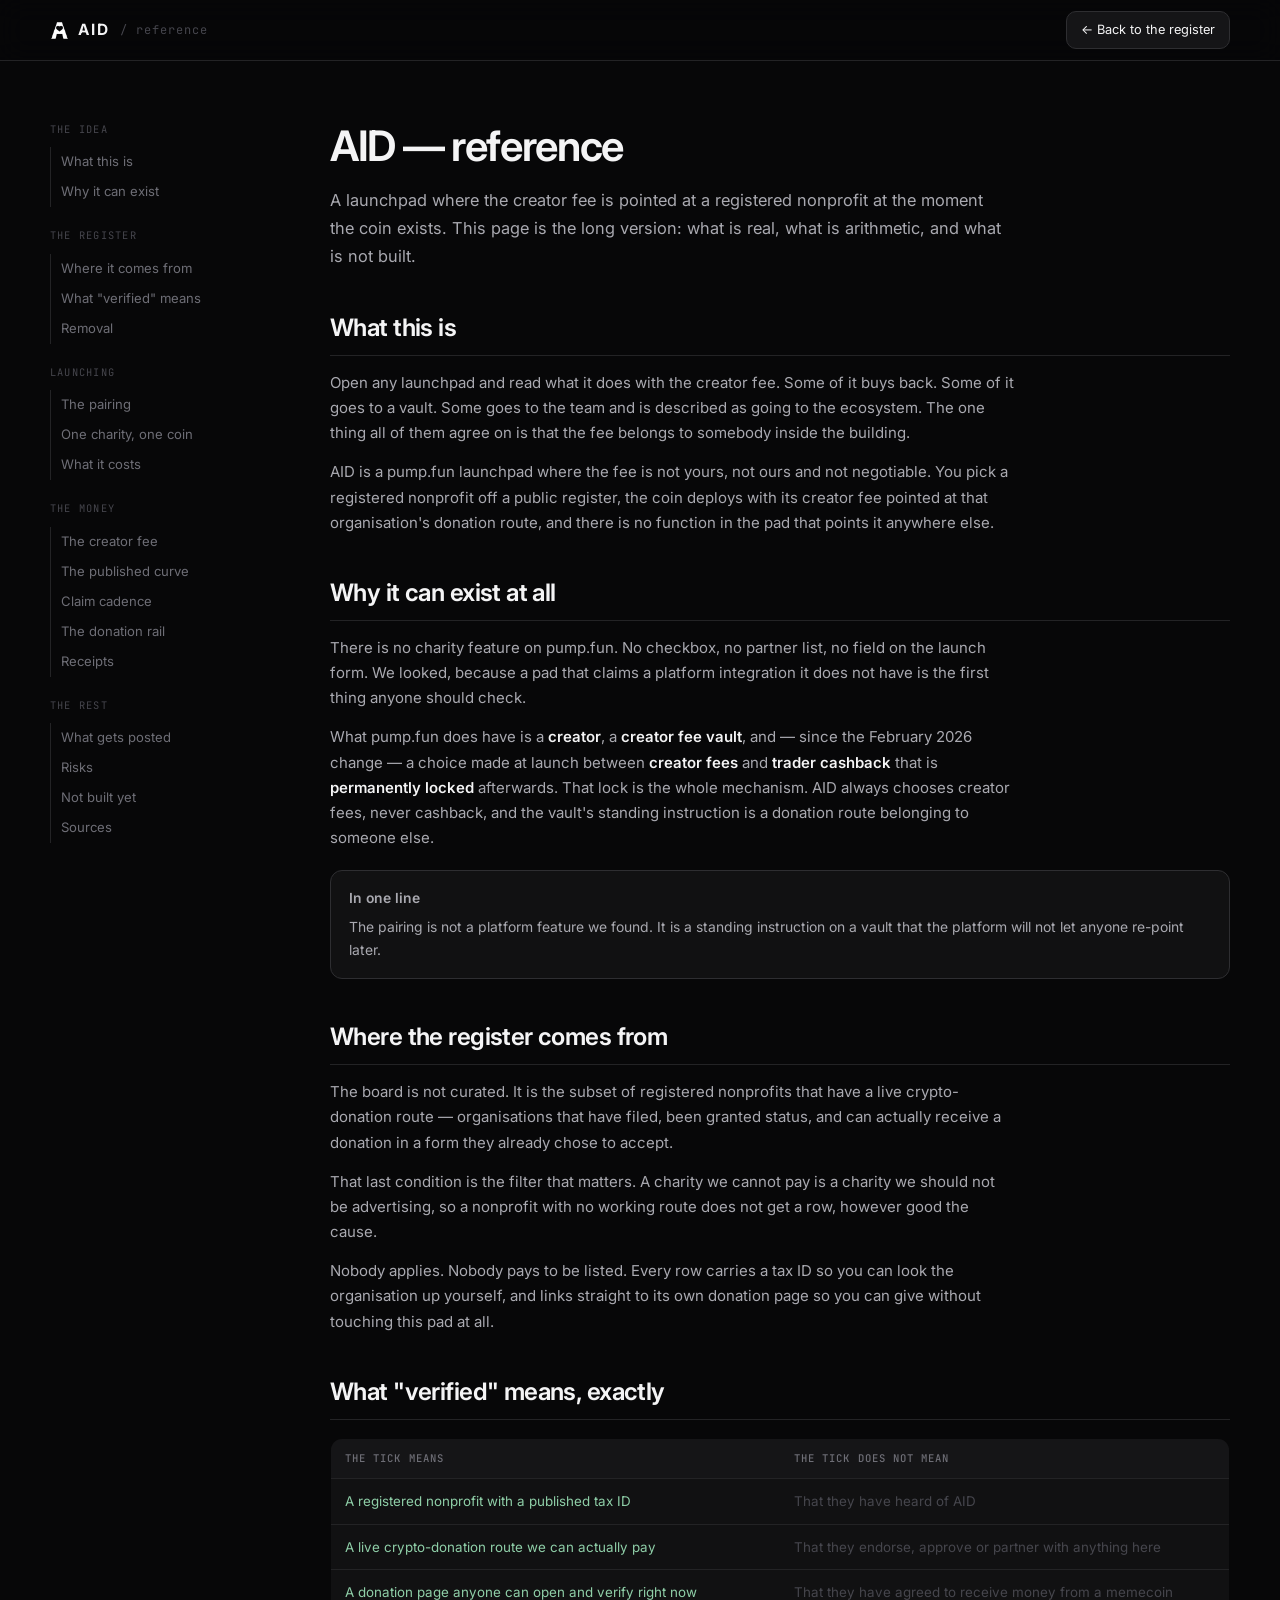
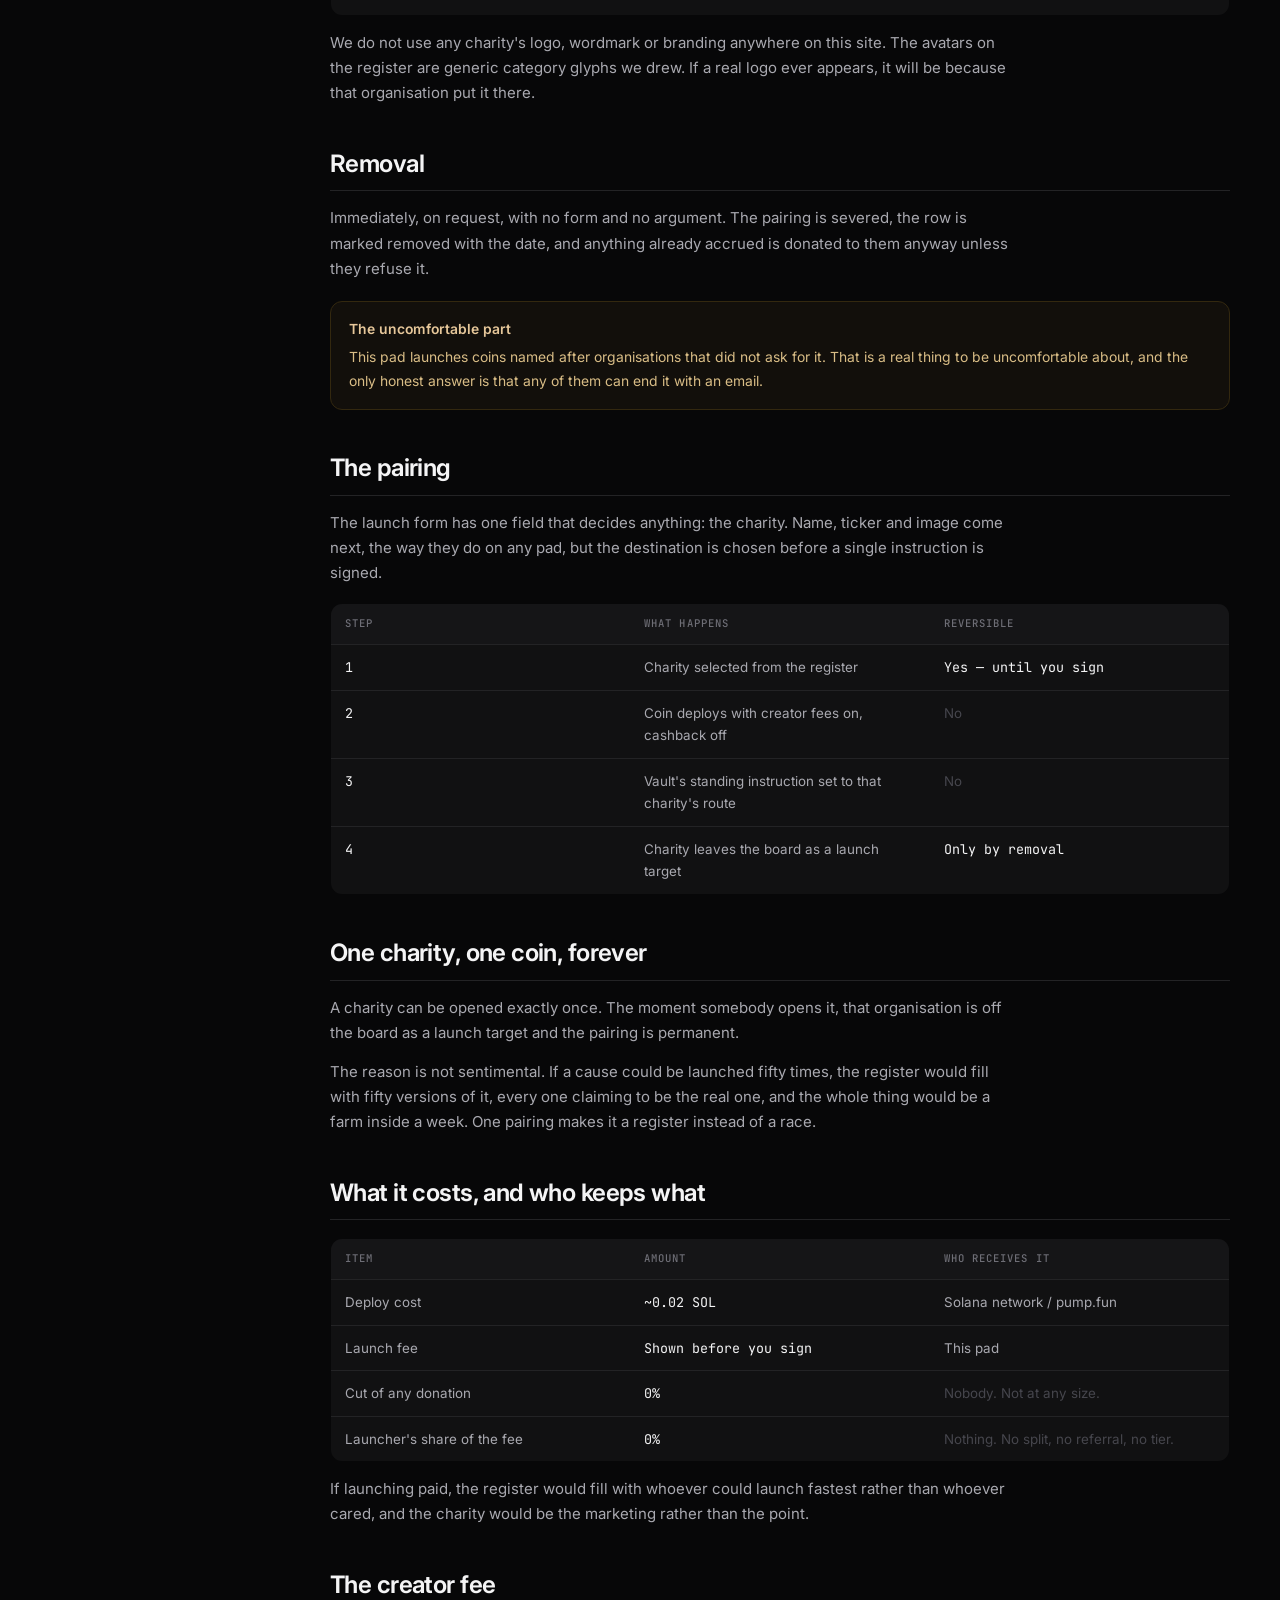
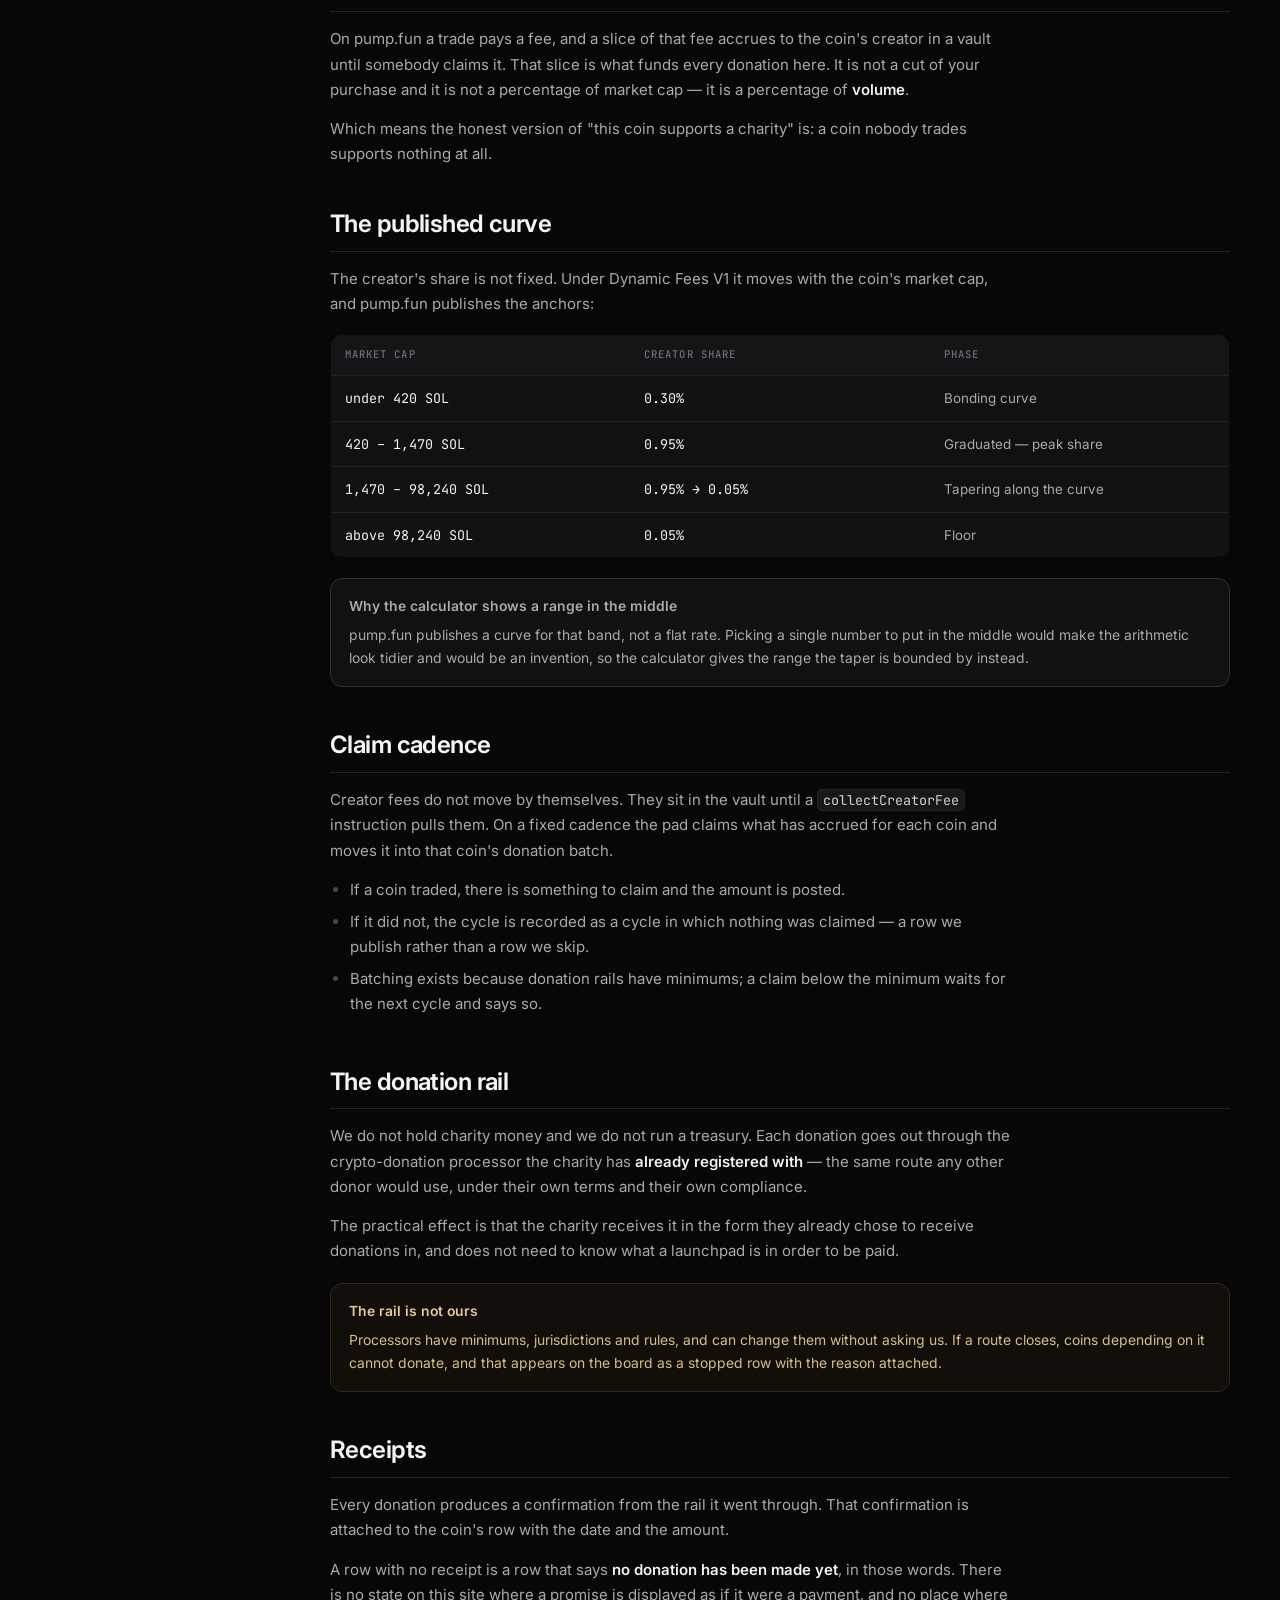
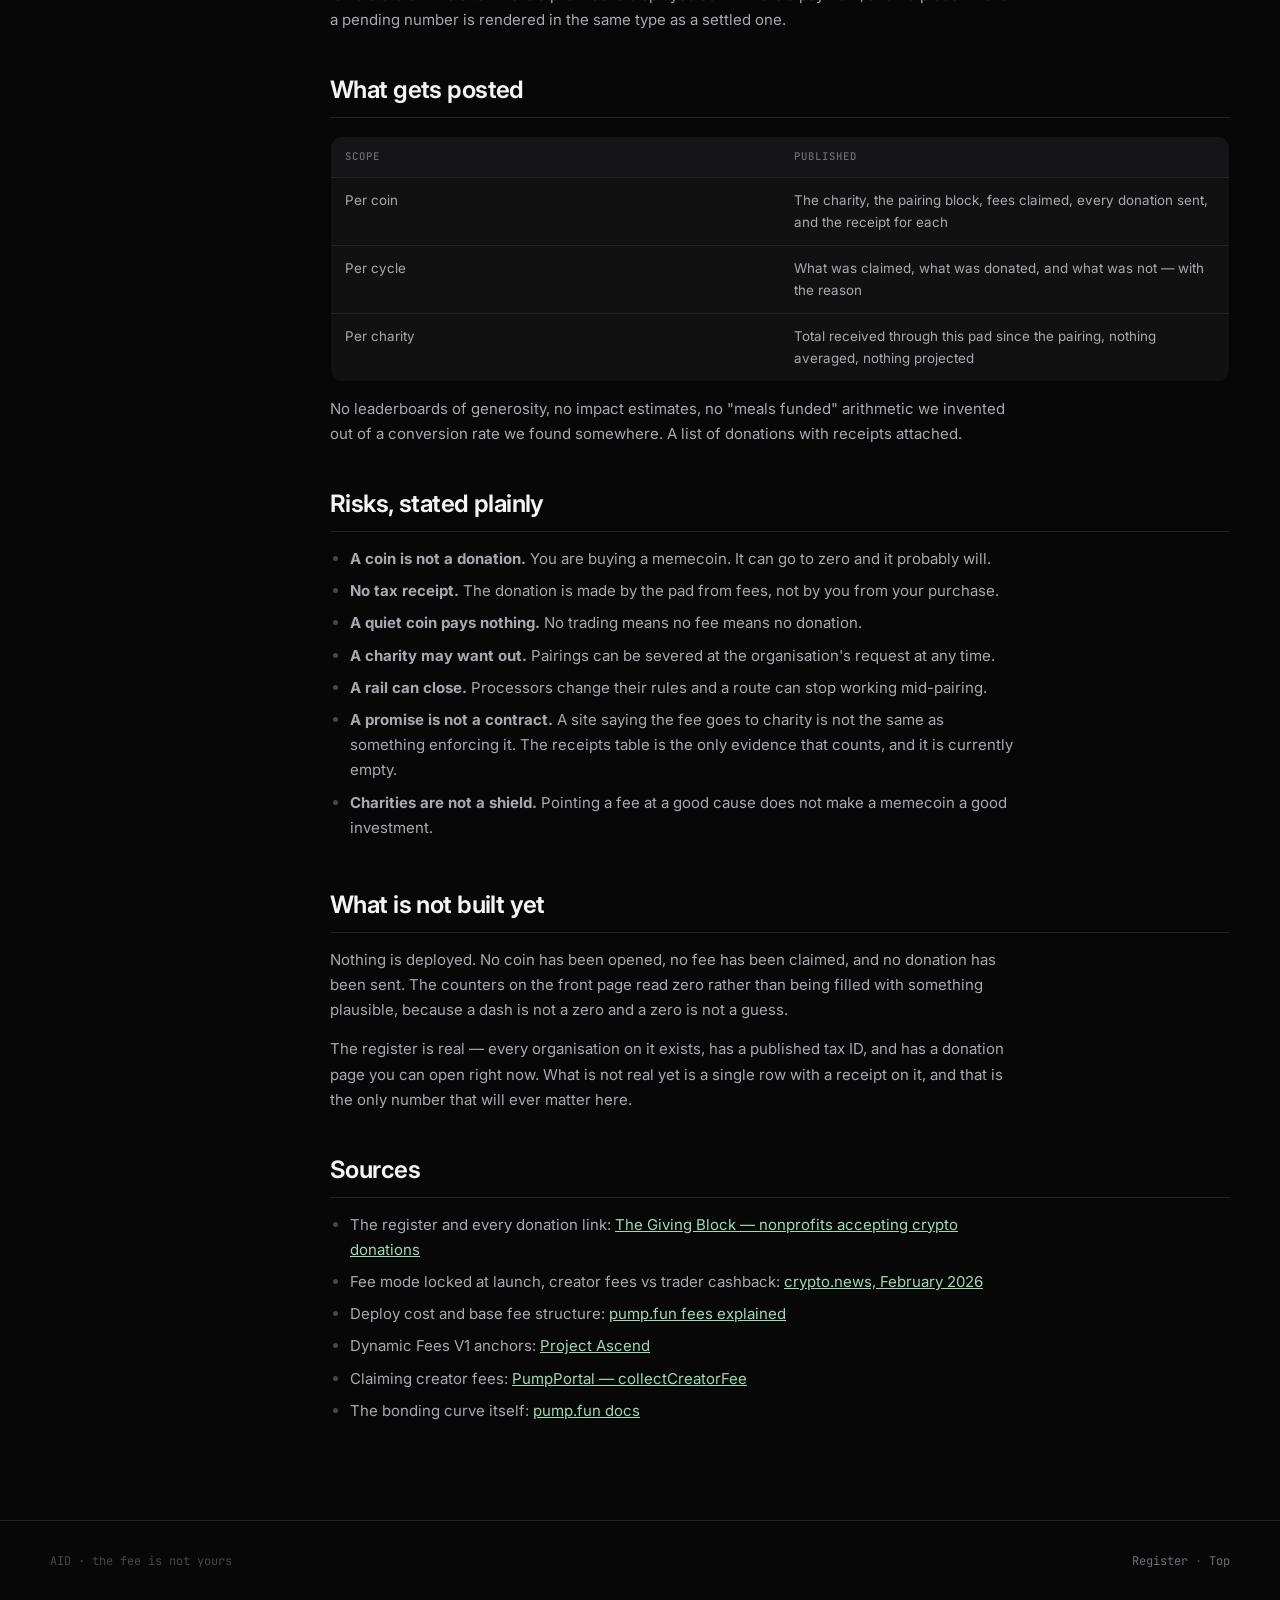
<file: docs.html>
<!doctype html>
<html lang="en">
<head>
<meta charset="utf-8">
<meta name="viewport" content="width=device-width,initial-scale=1">
<title>AID — docs</title>
<meta name="description" content="How the pairing, the fee, the claim cadence and the receipts actually work.">
<link rel="icon" href="favicon.png">
<style>
:root{
  --bg:#070708; --bg2:#0b0b0c; --card:#111112; --card2:#151517;
  --hair:#232325; --hair2:#2e2e31;
  --fg:#f4f4f5; --fg2:#a9a9b0; --dim:#6e6e76; --faint:#46464d;
  --tick:#4aa86c; --amber:#c2913f;
  --mono:ui-monospace,"JetBrains Mono","SF Mono",Menlo,Consolas,monospace;
  --sans:"Inter",-apple-system,BlinkMacSystemFont,"Segoe UI",Roboto,sans-serif;
}
*{box-sizing:border-box}
html{scroll-behavior:smooth;-webkit-text-size-adjust:100%}
body{margin:0;background:var(--bg);color:var(--fg);font-family:var(--sans);font-size:15px;
  line-height:1.68;-webkit-font-smoothing:antialiased;overflow-x:hidden}
a{color:#9fd9b6}
h1,h2,h3{margin:0;font-weight:640;letter-spacing:-.024em;line-height:1.2}
p{margin:0}
.mono{font-family:var(--mono);font-variant-numeric:tabular-nums}

header.nav{position:sticky;top:0;z-index:60;background:rgba(7,7,8,.85);
  backdrop-filter:blur(14px);border-bottom:1px solid var(--hair)}
.navin{width:min(1180px,100% - clamp(24px,6vw,72px));margin-inline:auto;
  display:flex;align-items:center;gap:16px;height:60px}
.brand{display:flex;align-items:center;gap:9px;text-decoration:none;color:inherit}
.brand img{width:19px;height:19px}
.brand b{font-size:15.5px;letter-spacing:.14em;font-weight:680}
.brand span{color:var(--faint);font-family:var(--mono);font-size:12px;letter-spacing:.09em}
.navin .sp{flex:1}
.btn{display:inline-flex;align-items:center;gap:7px;border:1px solid var(--hair2);
  background:var(--card2);border-radius:10px;padding:7px 14px;font-size:12.8px;
  text-decoration:none;color:var(--fg);transition:background .16s,border-color .16s}
.btn:hover{background:#1b1b1e;border-color:#3d3d41}

.shell{width:min(1180px,100% - clamp(24px,6vw,72px));margin-inline:auto;
  display:grid;grid-template-columns:216px minmax(0,1fr);gap:clamp(28px,5vw,64px);
  padding:clamp(34px,5vw,60px) 0 90px}
aside{position:sticky;top:76px;align-self:start;max-height:calc(100vh - 100px);overflow:auto}
aside .g{font-family:var(--mono);font-size:10.4px;letter-spacing:.12em;text-transform:uppercase;
  color:var(--faint);margin:20px 0 9px}
aside .g:first-child{margin-top:0}
aside a{display:block;text-decoration:none;color:var(--dim);font-size:13.1px;padding:4px 10px;
  border-left:1px solid var(--hair);transition:color .15s,border-color .15s}
aside a:hover{color:var(--fg2)}
aside a.on{color:var(--fg);border-color:var(--tick)}

main{min-width:0}
main h1{font-size:clamp(28px,4vw,42px);letter-spacing:-.032em}
.lead{margin-top:16px;color:var(--fg2);font-size:16.4px;max-width:68ch}
section{padding-top:44px;scroll-margin-top:76px}
section h2{font-size:clamp(19px,2.3vw,24px);padding-bottom:12px;border-bottom:1px solid var(--hair)}
section h3{font-size:15.6px;margin-top:26px;color:#e8e8ea}
section p{margin-top:14px;color:var(--fg2);max-width:76ch}
section p b{color:var(--fg);font-weight:590}
code{font-family:var(--mono);font-size:.9em;background:#18181b;border:1px solid var(--hair);
  border-radius:5px;padding:1px 5px;color:#cfcfd4}

table{width:100%;border-collapse:collapse;margin-top:18px;table-layout:fixed;
  border:1px solid var(--hair);border-radius:12px;overflow:hidden}
th,td{text-align:left;padding:11px 14px;border-bottom:1px solid var(--hair);
  font-size:13.4px;overflow-wrap:anywhere;vertical-align:top}
th{background:var(--card2);font-family:var(--mono);font-size:10.6px;letter-spacing:.1em;
  text-transform:uppercase;color:var(--dim);font-weight:500}
td{background:var(--card);color:var(--fg2)}
tr:last-child td{border-bottom:0}
td.n{font-family:var(--mono);color:var(--fg);font-variant-numeric:tabular-nums}
td.ok{color:#8fcfa8}
td.no{color:var(--faint)}

.note{border:1px solid var(--hair2);background:var(--card);border-radius:12px;
  padding:16px 18px;margin-top:20px;font-size:13.9px;color:var(--fg2)}
.note.w{border-color:#33280f;background:rgba(194,145,63,.055);color:#d9bd86}
.note b{display:block;color:inherit;margin-bottom:5px;font-weight:600}
.note.w b{color:#e6c79a}

ul{margin:14px 0 0;padding-left:20px;color:var(--fg2)}
li{margin:7px 0;max-width:74ch}
li::marker{color:var(--faint)}

footer{border-top:1px solid var(--hair);padding:30px 0 60px}
.fin{width:min(1180px,100% - clamp(24px,6vw,72px));margin-inline:auto;
  display:flex;justify-content:space-between;gap:18px;flex-wrap:wrap;
  font-family:var(--mono);font-size:12px;color:var(--faint)}
.fin a{color:var(--dim);text-decoration:none}
.fin a:hover{color:var(--fg)}

@media(max-width:860px){
  .shell{grid-template-columns:minmax(0,1fr)}
  aside{position:static;max-height:none;display:flex;flex-wrap:wrap;gap:4px;
    border-bottom:1px solid var(--hair);padding-bottom:18px}
  aside .g{display:none}
  aside a{border-left:0;border:1px solid var(--hair);border-radius:999px;padding:4px 11px;font-size:12.2px}
  aside a.on{border-color:var(--tick)}
}
</style>
</head>
<body>

<header class="nav">
  <div class="navin">
    <a class="brand" href="index.html"><img src="mark.png" alt=""><b>AID</b><span>/ reference</span></a>
    <div class="sp"></div>
    <a class="btn" href="index.html">← Back to the register</a>
  </div>
</header>

<div class="shell">
  <aside id="toc">
    <div class="g">The idea</div>
    <a href="#what">What this is</a>
    <a href="#why">Why it can exist</a>
    <div class="g">The register</div>
    <a href="#register">Where it comes from</a>
    <a href="#verified">What "verified" means</a>
    <a href="#removal">Removal</a>
    <div class="g">Launching</div>
    <a href="#pairing">The pairing</a>
    <a href="#once">One charity, one coin</a>
    <a href="#costs">What it costs</a>
    <div class="g">The money</div>
    <a href="#fee">The creator fee</a>
    <a href="#curve">The published curve</a>
    <a href="#claim">Claim cadence</a>
    <a href="#rail">The donation rail</a>
    <a href="#receipts">Receipts</a>
    <div class="g">The rest</div>
    <a href="#posted">What gets posted</a>
    <a href="#risk">Risks</a>
    <a href="#notbuilt">Not built yet</a>
    <a href="#sources">Sources</a>
  </aside>

  <main>
    <h1>AID — reference</h1>
    <p class="lead">A launchpad where the creator fee is pointed at a registered nonprofit at the moment the
      coin exists. This page is the long version: what is real, what is arithmetic, and what is not built.</p>

    <section id="what">
      <h2>What this is</h2>
      <p>Open any launchpad and read what it does with the creator fee. Some of it buys back. Some of it goes
        to a vault. Some goes to the team and is described as going to the ecosystem. The one thing all of them
        agree on is that the fee belongs to somebody inside the building.</p>
      <p>AID is a pump.fun launchpad where the fee is not yours, not ours and not negotiable. You pick a
        registered nonprofit off a public register, the coin deploys with its creator fee pointed at that
        organisation's donation route, and there is no function in the pad that points it anywhere else.</p>
    </section>

    <section id="why">
      <h2>Why it can exist at all</h2>
      <p>There is no charity feature on pump.fun. No checkbox, no partner list, no field on the launch form.
        We looked, because a pad that claims a platform integration it does not have is the first thing
        anyone should check.</p>
      <p>What pump.fun does have is a <b>creator</b>, a <b>creator fee vault</b>, and — since the February 2026
        change — a choice made at launch between <b>creator fees</b> and <b>trader cashback</b> that is
        <b>permanently locked</b> afterwards. That lock is the whole mechanism. AID always chooses creator fees,
        never cashback, and the vault's standing instruction is a donation route belonging to someone else.</p>
      <div class="note"><b>In one line</b>The pairing is not a platform feature we found. It is a standing
        instruction on a vault that the platform will not let anyone re-point later.</div>
    </section>

    <section id="register">
      <h2>Where the register comes from</h2>
      <p>The board is not curated. It is the subset of registered nonprofits that have a live crypto-donation
        route — organisations that have filed, been granted status, and can actually receive a donation in a
        form they already chose to accept.</p>
      <p>That last condition is the filter that matters. A charity we cannot pay is a charity we should not be
        advertising, so a nonprofit with no working route does not get a row, however good the cause.</p>
      <p>Nobody applies. Nobody pays to be listed. Every row carries a tax ID so you can look the organisation
        up yourself, and links straight to its own donation page so you can give without touching this pad at all.</p>
    </section>

    <section id="verified">
      <h2>What "verified" means, exactly</h2>
      <table>
        <tr><th>The tick means</th><th>The tick does not mean</th></tr>
        <tr>
          <td class="ok">A registered nonprofit with a published tax ID</td>
          <td class="no">That they have heard of AID</td>
        </tr>
        <tr>
          <td class="ok">A live crypto-donation route we can actually pay</td>
          <td class="no">That they endorse, approve or partner with anything here</td>
        </tr>
        <tr>
          <td class="ok">A donation page anyone can open and verify right now</td>
          <td class="no">That they have agreed to receive money from a memecoin</td>
        </tr>
      </table>
      <p>We do not use any charity's logo, wordmark or branding anywhere on this site. The avatars on the
        register are generic category glyphs we drew. If a real logo ever appears, it will be because that
        organisation put it there.</p>
    </section>

    <section id="removal">
      <h2>Removal</h2>
      <p>Immediately, on request, with no form and no argument. The pairing is severed, the row is marked
        removed with the date, and anything already accrued is donated to them anyway unless they refuse it.</p>
      <div class="note w"><b>The uncomfortable part</b>This pad launches coins named after organisations that
        did not ask for it. That is a real thing to be uncomfortable about, and the only honest answer is that
        any of them can end it with an email.</div>
    </section>

    <section id="pairing">
      <h2>The pairing</h2>
      <p>The launch form has one field that decides anything: the charity. Name, ticker and image come next,
        the way they do on any pad, but the destination is chosen before a single instruction is signed.</p>
      <table>
        <tr><th>Step</th><th>What happens</th><th>Reversible</th></tr>
        <tr><td class="n">1</td><td>Charity selected from the register</td><td class="n">Yes — until you sign</td></tr>
        <tr><td class="n">2</td><td>Coin deploys with creator fees on, cashback off</td><td class="no">No</td></tr>
        <tr><td class="n">3</td><td>Vault's standing instruction set to that charity's route</td><td class="no">No</td></tr>
        <tr><td class="n">4</td><td>Charity leaves the board as a launch target</td><td class="n">Only by removal</td></tr>
      </table>
    </section>

    <section id="once">
      <h2>One charity, one coin, forever</h2>
      <p>A charity can be opened exactly once. The moment somebody opens it, that organisation is off the board
        as a launch target and the pairing is permanent.</p>
      <p>The reason is not sentimental. If a cause could be launched fifty times, the register would fill with
        fifty versions of it, every one claiming to be the real one, and the whole thing would be a farm inside
        a week. One pairing makes it a register instead of a race.</p>
    </section>

    <section id="costs">
      <h2>What it costs, and who keeps what</h2>
      <table>
        <tr><th>Item</th><th>Amount</th><th>Who receives it</th></tr>
        <tr><td>Deploy cost</td><td class="n">~0.02 SOL</td><td>Solana network / pump.fun</td></tr>
        <tr><td>Launch fee</td><td class="n">Shown before you sign</td><td>This pad</td></tr>
        <tr><td>Cut of any donation</td><td class="n">0%</td><td class="no">Nobody. Not at any size.</td></tr>
        <tr><td>Launcher's share of the fee</td><td class="n">0%</td><td class="no">Nothing. No split, no referral, no tier.</td></tr>
      </table>
      <p>If launching paid, the register would fill with whoever could launch fastest rather than whoever cared,
        and the charity would be the marketing rather than the point.</p>
    </section>

    <section id="fee">
      <h2>The creator fee</h2>
      <p>On pump.fun a trade pays a fee, and a slice of that fee accrues to the coin's creator in a vault until
        somebody claims it. That slice is what funds every donation here. It is not a cut of your purchase and
        it is not a percentage of market cap — it is a percentage of <b>volume</b>.</p>
      <p>Which means the honest version of "this coin supports a charity" is: a coin nobody trades supports
        nothing at all.</p>
    </section>

    <section id="curve">
      <h2>The published curve</h2>
      <p>The creator's share is not fixed. Under Dynamic Fees V1 it moves with the coin's market cap, and
        pump.fun publishes the anchors:</p>
      <table>
        <tr><th>Market cap</th><th>Creator share</th><th>Phase</th></tr>
        <tr><td class="n">under 420 SOL</td><td class="n">0.30%</td><td>Bonding curve</td></tr>
        <tr><td class="n">420 – 1,470 SOL</td><td class="n">0.95%</td><td>Graduated — peak share</td></tr>
        <tr><td class="n">1,470 – 98,240 SOL</td><td class="n">0.95% → 0.05%</td><td>Tapering along the curve</td></tr>
        <tr><td class="n">above 98,240 SOL</td><td class="n">0.05%</td><td>Floor</td></tr>
      </table>
      <div class="note"><b>Why the calculator shows a range in the middle</b>pump.fun publishes a curve for that
        band, not a flat rate. Picking a single number to put in the middle would make the arithmetic look
        tidier and would be an invention, so the calculator gives the range the taper is bounded by instead.</div>
    </section>

    <section id="claim">
      <h2>Claim cadence</h2>
      <p>Creator fees do not move by themselves. They sit in the vault until a <code>collectCreatorFee</code>
        instruction pulls them. On a fixed cadence the pad claims what has accrued for each coin and moves it
        into that coin's donation batch.</p>
      <ul>
        <li>If a coin traded, there is something to claim and the amount is posted.</li>
        <li>If it did not, the cycle is recorded as a cycle in which nothing was claimed — a row we publish rather than a row we skip.</li>
        <li>Batching exists because donation rails have minimums; a claim below the minimum waits for the next cycle and says so.</li>
      </ul>
    </section>

    <section id="rail">
      <h2>The donation rail</h2>
      <p>We do not hold charity money and we do not run a treasury. Each donation goes out through the
        crypto-donation processor the charity has <b>already registered with</b> — the same route any other
        donor would use, under their own terms and their own compliance.</p>
      <p>The practical effect is that the charity receives it in the form they already chose to receive
        donations in, and does not need to know what a launchpad is in order to be paid.</p>
      <div class="note w"><b>The rail is not ours</b>Processors have minimums, jurisdictions and rules, and can
        change them without asking us. If a route closes, coins depending on it cannot donate, and that appears
        on the board as a stopped row with the reason attached.</div>
    </section>

    <section id="receipts">
      <h2>Receipts</h2>
      <p>Every donation produces a confirmation from the rail it went through. That confirmation is attached to
        the coin's row with the date and the amount.</p>
      <p>A row with no receipt is a row that says <b>no donation has been made yet</b>, in those words. There is
        no state on this site where a promise is displayed as if it were a payment, and no place where a
        pending number is rendered in the same type as a settled one.</p>
    </section>

    <section id="posted">
      <h2>What gets posted</h2>
      <table>
        <tr><th>Scope</th><th>Published</th></tr>
        <tr><td>Per coin</td><td>The charity, the pairing block, fees claimed, every donation sent, and the receipt for each</td></tr>
        <tr><td>Per cycle</td><td>What was claimed, what was donated, and what was not — with the reason</td></tr>
        <tr><td>Per charity</td><td>Total received through this pad since the pairing, nothing averaged, nothing projected</td></tr>
      </table>
      <p>No leaderboards of generosity, no impact estimates, no "meals funded" arithmetic we invented out of a
        conversion rate we found somewhere. A list of donations with receipts attached.</p>
    </section>

    <section id="risk">
      <h2>Risks, stated plainly</h2>
      <ul>
        <li><b>A coin is not a donation.</b> You are buying a memecoin. It can go to zero and it probably will.</li>
        <li><b>No tax receipt.</b> The donation is made by the pad from fees, not by you from your purchase.</li>
        <li><b>A quiet coin pays nothing.</b> No trading means no fee means no donation.</li>
        <li><b>A charity may want out.</b> Pairings can be severed at the organisation's request at any time.</li>
        <li><b>A rail can close.</b> Processors change their rules and a route can stop working mid-pairing.</li>
        <li><b>A promise is not a contract.</b> A site saying the fee goes to charity is not the same as something enforcing it. The receipts table is the only evidence that counts, and it is currently empty.</li>
        <li><b>Charities are not a shield.</b> Pointing a fee at a good cause does not make a memecoin a good investment.</li>
      </ul>
    </section>

    <section id="notbuilt">
      <h2>What is not built yet</h2>
      <p>Nothing is deployed. No coin has been opened, no fee has been claimed, and no donation has been sent.
        The counters on the front page read zero rather than being filled with something plausible, because a
        dash is not a zero and a zero is not a guess.</p>
      <p>The register is real — every organisation on it exists, has a published tax ID, and has a donation page
        you can open right now. What is not real yet is a single row with a receipt on it, and that is the only
        number that will ever matter here.</p>
    </section>

    <section id="sources">
      <h2>Sources</h2>
      <ul>
        <li>The register and every donation link: <a href="https://thegivingblock.com/resources/nonprofits-accepting-crypto-donations/" target="_blank" rel="noopener">The Giving Block — nonprofits accepting crypto donations</a></li>
        <li>Fee mode locked at launch, creator fees vs trader cashback: <a href="https://crypto.news/pump-fun-flips-creator-fees-launches-trader-cashback/" target="_blank" rel="noopener">crypto.news, February 2026</a></li>
        <li>Deploy cost and base fee structure: <a href="https://www.soltokencreator.io/blog/pump-fun-fees-explained" target="_blank" rel="noopener">pump.fun fees explained</a></li>
        <li>Dynamic Fees V1 anchors: <a href="https://smithii.io/en/project-ascend-update/" target="_blank" rel="noopener">Project Ascend</a></li>
        <li>Claiming creator fees: <a href="https://pumpportal.fun/creator-fee/" target="_blank" rel="noopener">PumpPortal — collectCreatorFee</a></li>
        <li>The bonding curve itself: <a href="https://pump.fun/docs/bonding-curve" target="_blank" rel="noopener">pump.fun docs</a></li>
      </ul>
    </section>
  </main>
</div>

<footer>
  <div class="fin">
    <span>AID · the fee is not yours</span>
    <span><a href="index.html">Register</a> · <a href="#what">Top</a></span>
  </div>
</footer>

<script>
(function(){
  var links=[].slice.call(document.querySelectorAll("#toc a"));
  var secs=links.map(function(a){return document.querySelector(a.getAttribute("href"));}).filter(Boolean);
  var t=false;
  function mark(){
    var best=-1;
    secs.forEach(function(s,i){ if(s.getBoundingClientRect().top<=140) best=i; });
    links.forEach(function(a,i){ a.classList.toggle("on", i===best); });
  }
  window.addEventListener("scroll",function(){
    if(t) return; t=true;
    requestAnimationFrame(function(){ mark(); t=false; });
  },{passive:true});
  window.addEventListener("load",function(){
    var l=document.createElement("link"); l.rel="stylesheet";
    l.href="https://fonts.googleapis.com/css2?family=Inter:wght@400;500;600;700&family=JetBrains+Mono:wght@400;500&display=swap";
    document.head.appendChild(l);
  });
  mark();
})();
</script>
</body>
</html>
</file>
